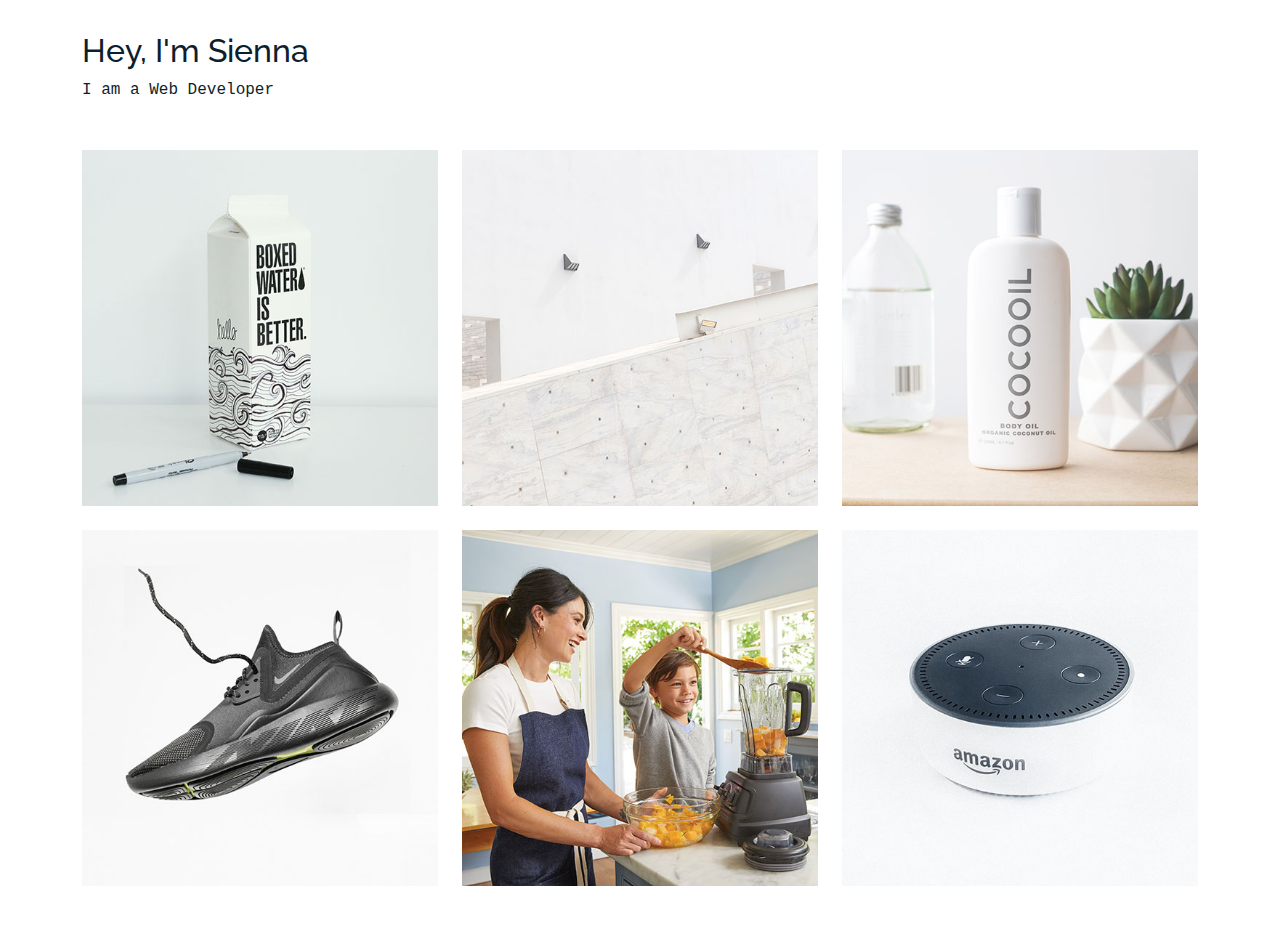
<file: index.html>
<!DOCTYPE html>
<html lang="en">

<head>
  <meta charset="utf-8">
  <meta content="width=device-width, initial-scale=1.0" name="viewport">

  <title>SWE Portfolio Website</title>
  <meta content="" name="description">
  <meta content="" name="keywords">

  <!-- Favicons -->
  <link href="assets/img/favicon.png" rel="icon">
  <link href="assets/img/apple-touch-icon.png" rel="apple-touch-icon">

  <!-- Google Fonts -->
  <link href="https://fonts.googleapis.com/css?family=https://fonts.googleapis.com/css?family=Inconsolata:400,500,600,700|Raleway:400,400i,500,500i,600,600i,700,700i" rel="stylesheet">

  <!-- Vendor CSS Files -->
  <link href="assets/vendor/aos/aos.css" rel="stylesheet">
  <link href="assets/vendor/bootstrap/css/bootstrap.min.css" rel="stylesheet">
  <link href="assets/vendor/bootstrap-icons/bootstrap-icons.css" rel="stylesheet">
  <link href="assets/vendor/swiper/swiper-bundle.min.css" rel="stylesheet">

  <!-- Template Main CSS File -->
  <link href="assets/css/style.css" rel="stylesheet">

  <!-- =======================================================
  * Template Name: MyPortfolio
  * Updated: Sep 18 2023 with Bootstrap v5.3.2
  * Template URL: https://bootstrapmade.com/myportfolio-bootstrap-portfolio-website-template/
  * Author: BootstrapMade.com
  * License: https://bootstrapmade.com/license/
  ======================================================== -->
</head>

<body>
  <main id="main">

    <!-- ======= Works Section ======= -->
    <section class="section site-portfolio">
      <div class="container">
        <div class="row mb-5 align-items-center">
          <div class="col-md-12 col-lg-6 mb-4 mb-lg-0 aos-init aos-animate" data-aos="fade-up">
            <h2 id="name">Hey, I'm Placeholder</h2>
            <p id='profession' class="mb-0">Freelance Creative &amp; Professional Graphics Designer</p>
          </div>
        </div>
        <div id="portfolio-grid" class="row no-gutter" data-aos="fade-up" data-aos-delay="200">
          <div class="item web col-sm-6 col-md-4 col-lg-4 mb-4">
            <a href="work-single.html" class="item-wrap fancybox">
              <div class="work-info">
                <h3 id="project1">project</h3>
              </div>
              <img class="img-fluid" src="assets/img/img_1.jpg">
            </a>
          </div>
          <div class="item photography col-sm-6 col-md-4 col-lg-4 mb-4">
            <a href="work-single2.html" class="item-wrap fancybox">
              <div class="work-info">
                <h3 id="project2">project</h3>
              </div>
              <img class="img-fluid" src="assets/img/img_2.jpg">
            </a>
          </div>
          <div class="item branding col-sm-6 col-md-4 col-lg-4 mb-4">
            <a href="work-single3.html" class="item-wrap fancybox">
              <div class="work-info">
                <h3 id="project3">project</h3>
              </div>
              <img class="img-fluid" src="assets/img/img_3.jpg">
            </a>
          </div>
          <div class="item design col-sm-6 col-md-4 col-lg-4 mb-4">
            <a href="work-single4.html" class="item-wrap fancybox">
              <div class="work-info">
                <h3 id="project4">project</h3>
              </div>
              <img class="img-fluid" src="assets/img/img_4.jpg">
            </a>
          </div>
          <div class="item photography col-sm-6 col-md-4 col-lg-4 mb-4">
            <a href="work-single5.html" class="item-wrap fancybox">
              <div class="work-info">
                <h3 id="project5">project</h3>
              </div>
              <img class="img-fluid" src="assets/img/img_5.jpg">
            </a>
          </div>
          <div class="item branding col-sm-6 col-md-4 col-lg-4 mb-4">
            <a href="work-single6.html" class="item-wrap fancybox">
              <div class="work-info">
                <h3 id="project6">project</h3>
              </div>
              <img class="img-fluid" src="assets/img/img_6.jpg">
            </a>
          </div>
        </div>
      </div>
    </section><!-- End  Works Section -->
  </main><!-- End #main -->


  <!-- Vendor JS Files -->
  <script src="assets/vendor/aos/aos.js"></script>
  <script src="assets/vendor/bootstrap/js/bootstrap.bundle.min.js"></script>
  <script src="assets/vendor/isotope-layout/isotope.pkgd.min.js"></script>
  <script src="assets/vendor/swiper/swiper-bundle.min.js"></script>
  <script src="assets/vendor/php-email-form/validate.js"></script>

  <!-- Template Main JS File -->
  <script src="assets/js/main.js"></script>
  <script src="input.js"></script>

</body>

</html>
</file>
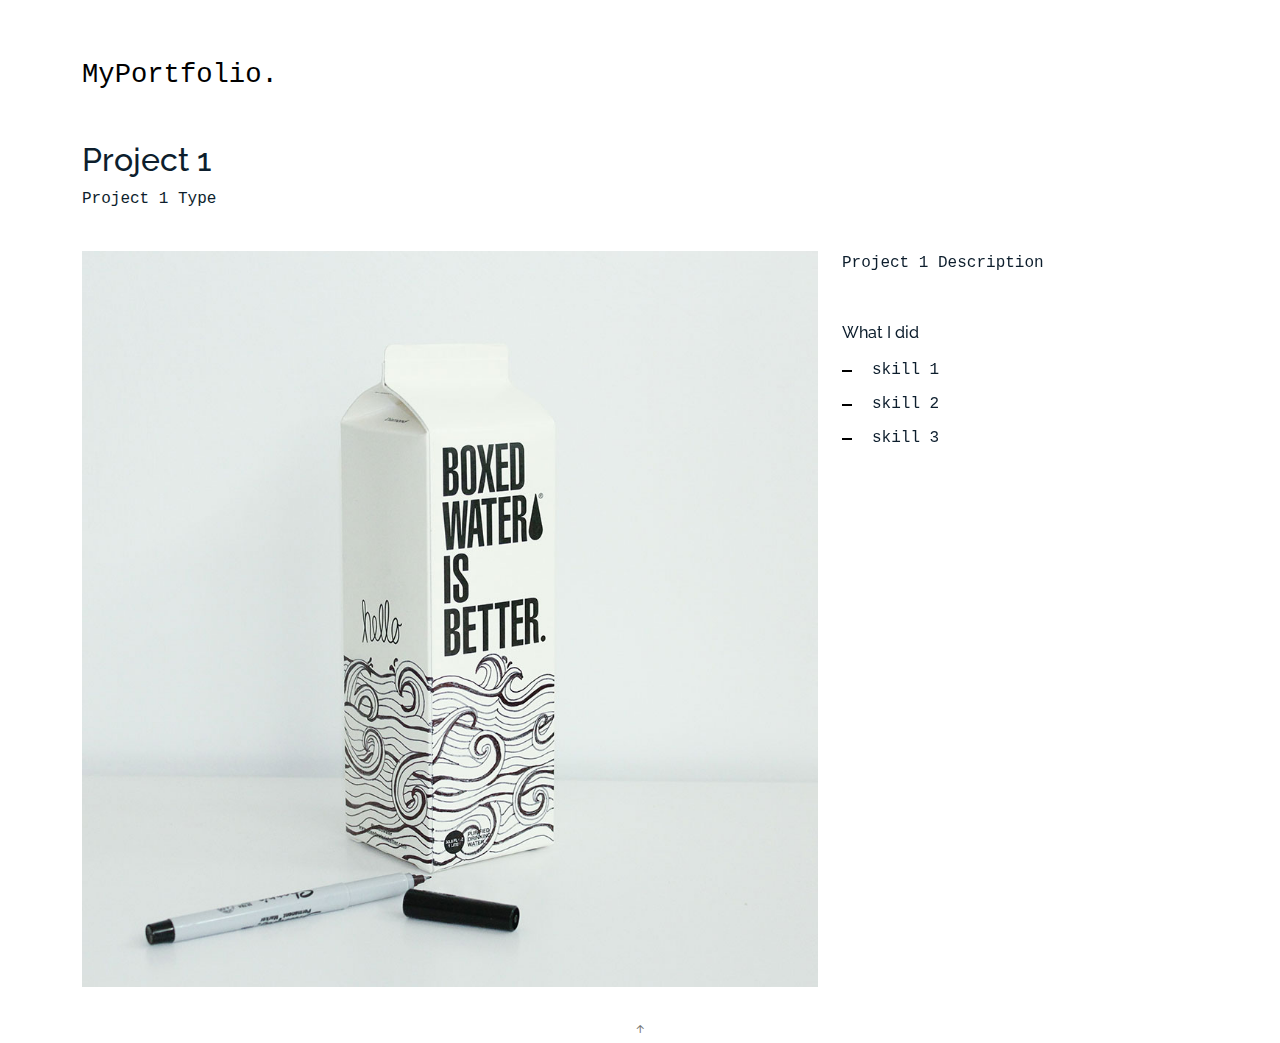
<file: work-single.html>
<!DOCTYPE html>
<html lang="en">

<head>
  <meta charset="utf-8">
  <meta content="width=device-width, initial-scale=1.0" name="viewport">

  <title>MyPortfolio Bootstrap Template - Work Single</title>
  <meta content="" name="description">
  <meta content="" name="keywords">

  <!-- Favicons -->
  <link href="assets/img/favicon.png" rel="icon">
  <link href="assets/img/apple-touch-icon.png" rel="apple-touch-icon">

  <!-- Google Fonts -->
  <link href="https://fonts.googleapis.com/css?family=https://fonts.googleapis.com/css?family=Inconsolata:400,500,600,700|Raleway:400,400i,500,500i,600,600i,700,700i" rel="stylesheet">

  <!-- Vendor CSS Files -->
  <link href="assets/vendor/aos/aos.css" rel="stylesheet">
  <link href="assets/vendor/bootstrap/css/bootstrap.min.css" rel="stylesheet">
  <link href="assets/vendor/bootstrap-icons/bootstrap-icons.css" rel="stylesheet">
  <link href="assets/vendor/swiper/swiper-bundle.min.css" rel="stylesheet">

  <!-- Template Main CSS File -->
  <link href="assets/css/style.css" rel="stylesheet">

  <!-- =======================================================
  * Template Name: MyPortfolio
  * Updated: Sep 18 2023 with Bootstrap v5.3.2
  * Template URL: https://bootstrapmade.com/myportfolio-bootstrap-portfolio-website-template/
  * Author: BootstrapMade.com
  * License: https://bootstrapmade.com/license/
  ======================================================== -->
</head>

<body>
  <nav class="navbar navbar-light custom-navbar">
    <div class="container">
      <a class="navbar-brand" href="index.html">MyPortfolio.</a>
    </div>
  </nav>

  <main id="main">
    <section class="section">
      <div class="container">
        <div class="row mb-4 align-items-center">
          <div class="col-md-6" data-aos="fade-up">
            <h2 id="projectName">Work Single Page</h2>
            <p id="typeOfProject">Lorem ipsum dolor sit amet consectetur adipisicing elit. Quisquam necessitatibus incidunt ut officiis explicabo inventore.</p>
          </div>
        </div>
      </div>

      <div class="site-section pb-0">
        <div class="container">
          <div class="row align-items-stretch">
            <div class="col-md-8" data-aos="fade-up">
              <img src="assets/img/img_1_big.jpg" alt="Image" class="img-fluid">
            </div>
            <div class="col-md-3 ml-auto" data-aos="fade-up" data-aos-delay="100">
              <div class="sticky-content">

                <div class="mb-5">
                  <p id="description">Lorem ipsum dolor sit amet, consectetur adipisicing elit. Dolores illo, id recusandae molestias
                    illum unde pariatur, enim tempora.</p>

                </div>

                <h4 id="whatIDid" class="h4 mb-3">What I did</h4>
                <ul id="skill" class="list-unstyled list-line mb-5">
                </ul>

              </div>
            </div>
          </div>
        </div>
  </main><!-- End #main -->
 

  <a href="#" class="back-to-top d-flex align-items-center justify-content-center"><i class="bi bi-arrow-up-short"></i></a>

  <!-- Vendor JS Files -->
  <script src="assets/vendor/aos/aos.js"></script>
  <script src="assets/vendor/bootstrap/js/bootstrap.bundle.min.js"></script>
  <script src="assets/vendor/isotope-layout/isotope.pkgd.min.js"></script>
  <script src="assets/vendor/swiper/swiper-bundle.min.js"></script>
  <script src="assets/vendor/php-email-form/validate.js"></script>
  <script src="Profolio.js"></script>
  <!-- Template Main JS File -->
  <script src="assets/js/main.js"></script>

</body>

</html>
</file>
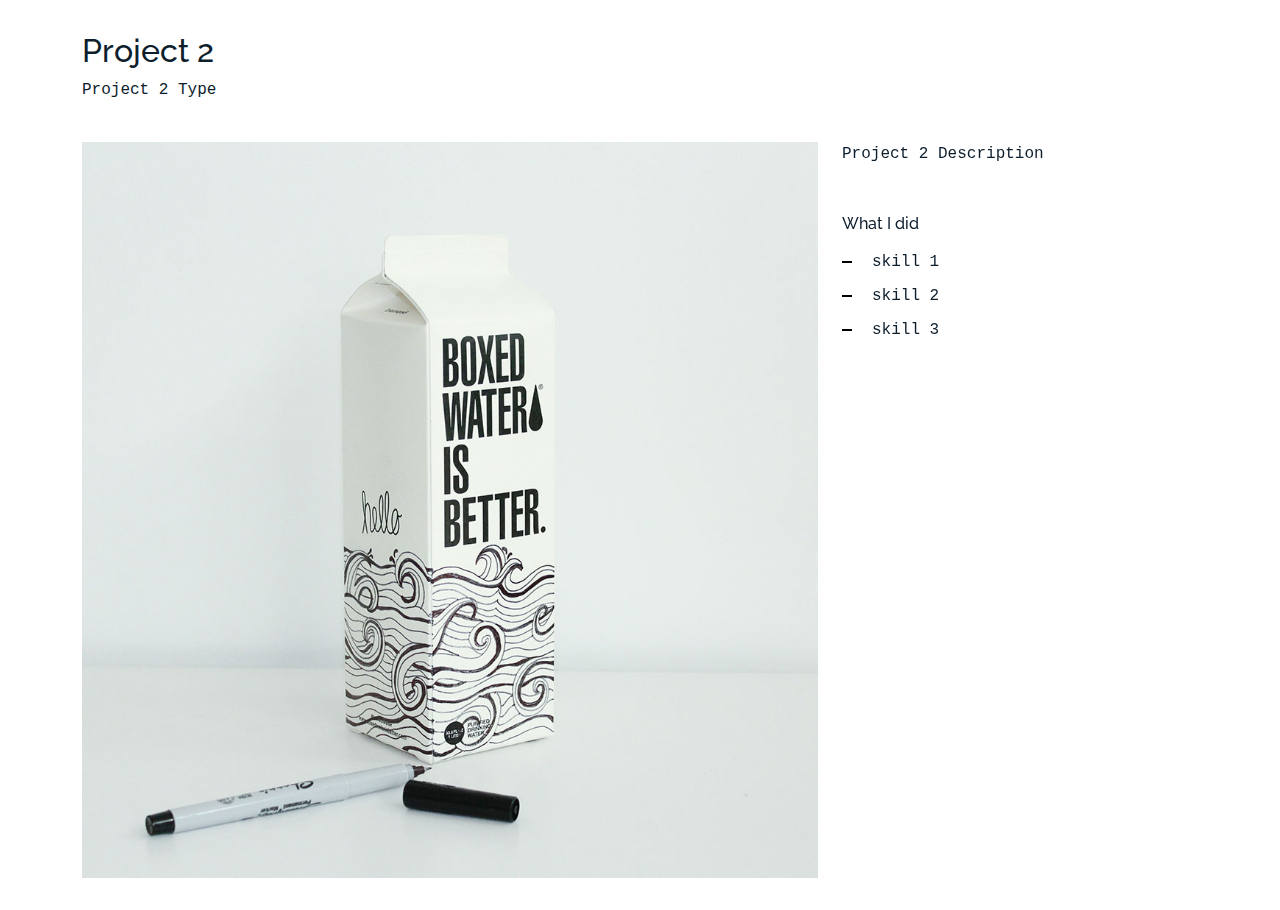
<file: work-single2.html>
<!DOCTYPE html>
<html lang="en">

<head>
  <meta charset="utf-8">
  <meta content="width=device-width, initial-scale=1.0" name="viewport">

  <meta content="" name="description">
  <meta content="" name="keywords">

  <!-- Favicons -->
  <link href="assets/img/favicon.png" rel="icon">
  <link href="assets/img/apple-touch-icon.png" rel="apple-touch-icon">

  <!-- Google Fonts -->
  <link href="https://fonts.googleapis.com/css?family=https://fonts.googleapis.com/css?family=Inconsolata:400,500,600,700|Raleway:400,400i,500,500i,600,600i,700,700i" rel="stylesheet">

  <!-- Vendor CSS Files -->
  <link href="assets/vendor/aos/aos.css" rel="stylesheet">
  <link href="assets/vendor/bootstrap/css/bootstrap.min.css" rel="stylesheet">
  <link href="assets/vendor/bootstrap-icons/bootstrap-icons.css" rel="stylesheet">
  <link href="assets/vendor/swiper/swiper-bundle.min.css" rel="stylesheet">

  <!-- Template Main CSS File -->
  <link href="assets/css/style.css" rel="stylesheet">

  <!-- =======================================================
  * Template Name: MyPortfolio
  * Updated: Sep 18 2023 with Bootstrap v5.3.2
  * Template URL: https://bootstrapmade.com/myportfolio-bootstrap-portfolio-website-template/
  * Author: BootstrapMade.com
  * License: https://bootstrapmade.com/license/
  ======================================================== -->
</head>

<body>

  <main id="main">
    <section class="section">
      <div class="container">
        <div class="row mb-4 align-items-center">
          <div class="col-md-6" data-aos="fade-up">
            <h2 id="projectName">Work Single Page</h2>
            <p id="typeOfProject">Lorem ipsum dolor sit amet consectetur adipisicing elit. Quisquam necessitatibus incidunt ut officiis explicabo inventore.</p>
          </div>
        </div>
      </div>

      <div class="site-section pb-0">
        <div class="container">
          <div class="row align-items-stretch">
            <div class="col-md-8" data-aos="fade-up">
              <img src="assets/img/img_2_big.jpg" alt="Image" class="img-fluid">
            </div>
            <div class="col-md-3 ml-auto" data-aos="fade-up" data-aos-delay="100">
              <div class="sticky-content">

                <div class="mb-5">
                  <p id="description">Lorem ipsum dolor sit amet, consectetur adipisicing elit. Dolores illo, id recusandae molestias
                    illum unde pariatur, enim tempora.</p>

                </div>

                <h4 id="whatIDid" class="h4 mb-3">What I did</h4>
                <ul id="skill" class="list-unstyled list-line mb-5">
                </ul>

              </div>
            </div>
          </div>
        </div>
  </main><!-- End #main -->
 


  <!-- Vendor JS Files -->
  <script src="assets/vendor/aos/aos.js"></script>
  <script src="assets/vendor/bootstrap/js/bootstrap.bundle.min.js"></script>
  <script src="assets/vendor/isotope-layout/isotope.pkgd.min.js"></script>
  <script src="assets/vendor/swiper/swiper-bundle.min.js"></script>
  <script src="assets/vendor/php-email-form/validate.js"></script>
  <script src="Profolio2.js"></script>
  <!-- Template Main JS File -->
  <script src="assets/js/main.js"></script>

</body>

</html>
</file>
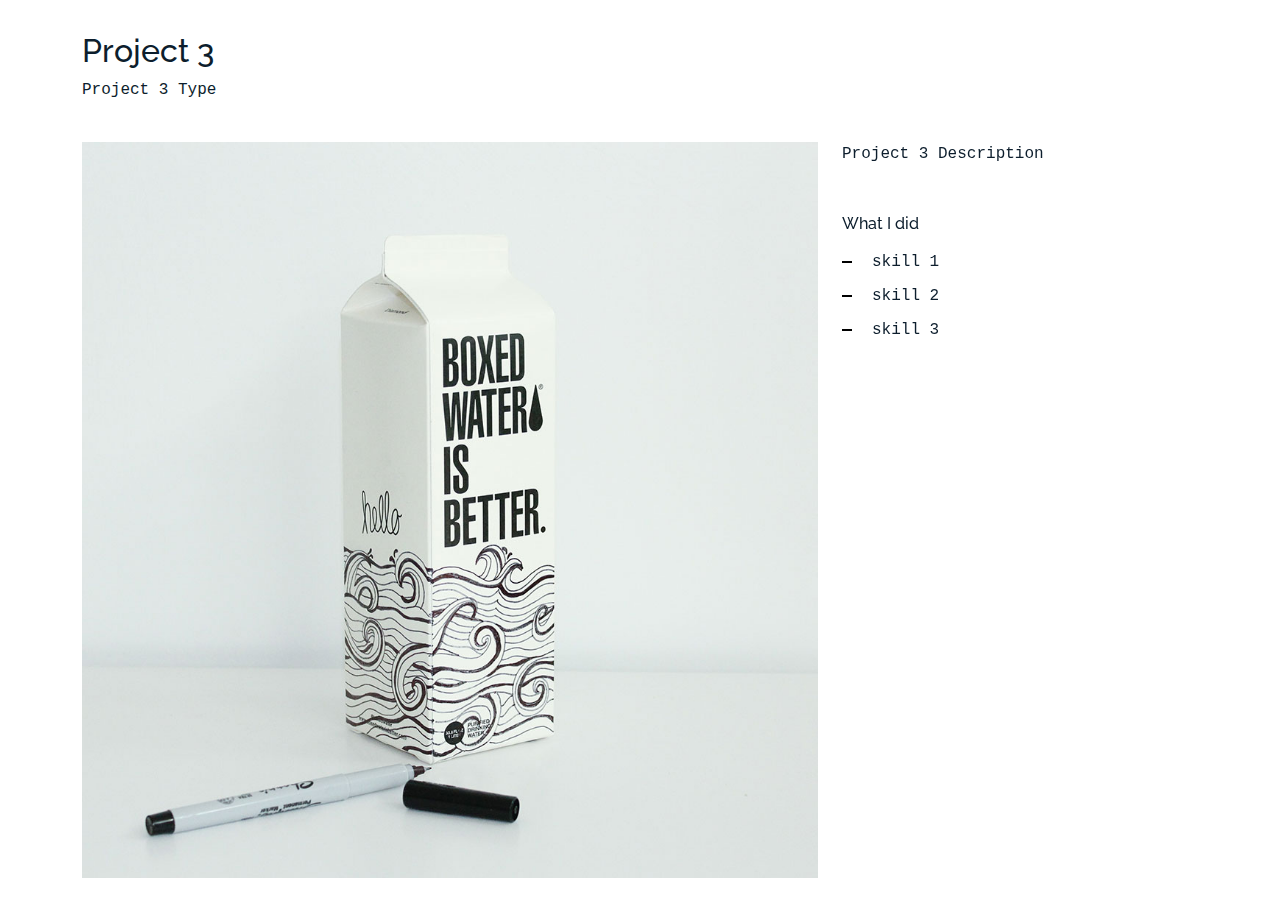
<file: work-single3.html>
<!DOCTYPE html>
<html lang="en">

<head>
  <meta charset="utf-8">
  <meta content="width=device-width, initial-scale=1.0" name="viewport">

  <meta content="" name="description">
  <meta content="" name="keywords">

  <!-- Favicons -->
  <link href="assets/img/favicon.png" rel="icon">
  <link href="assets/img/apple-touch-icon.png" rel="apple-touch-icon">

  <!-- Google Fonts -->
  <link href="https://fonts.googleapis.com/css?family=https://fonts.googleapis.com/css?family=Inconsolata:400,500,600,700|Raleway:400,400i,500,500i,600,600i,700,700i" rel="stylesheet">

  <!-- Vendor CSS Files -->
  <link href="assets/vendor/aos/aos.css" rel="stylesheet">
  <link href="assets/vendor/bootstrap/css/bootstrap.min.css" rel="stylesheet">
  <link href="assets/vendor/bootstrap-icons/bootstrap-icons.css" rel="stylesheet">
  <link href="assets/vendor/swiper/swiper-bundle.min.css" rel="stylesheet">

  <!-- Template Main CSS File -->
  <link href="assets/css/style.css" rel="stylesheet">

  <!-- =======================================================
  * Template Name: MyPortfolio
  * Updated: Sep 18 2023 with Bootstrap v5.3.2
  * Template URL: https://bootstrapmade.com/myportfolio-bootstrap-portfolio-website-template/
  * Author: BootstrapMade.com
  * License: https://bootstrapmade.com/license/
  ======================================================== -->
</head>

<body>

  <main id="main">
    <section class="section">
      <div class="container">
        <div class="row mb-4 align-items-center">
          <div class="col-md-6" data-aos="fade-up">
            <h2 id="projectName">Work Single Page</h2>
            <p id="typeOfProject">Lorem ipsum dolor sit amet consectetur adipisicing elit. Quisquam necessitatibus incidunt ut officiis explicabo inventore.</p>
          </div>
        </div>
      </div>

      <div class="site-section pb-0">
        <div class="container">
          <div class="row align-items-stretch">
            <div class="col-md-8" data-aos="fade-up">
              <img src="assets/img/img_3_big.jpg" alt="Image" class="img-fluid">
            </div>
            <div class="col-md-3 ml-auto" data-aos="fade-up" data-aos-delay="100">
              <div class="sticky-content">

                <div class="mb-5">
                  <p id="description">Lorem ipsum dolor sit amet, consectetur adipisicing elit. Dolores illo, id recusandae molestias
                    illum unde pariatur, enim tempora.</p>

                </div>

                <h4 id="whatIDid" class="h4 mb-3">What I did</h4>
                <ul id="skill" class="list-unstyled list-line mb-5">
                </ul>

              </div>
            </div>
          </div>
        </div>
  </main><!-- End #main -->
 


  <!-- Vendor JS Files -->
  <script src="assets/vendor/aos/aos.js"></script>
  <script src="assets/vendor/bootstrap/js/bootstrap.bundle.min.js"></script>
  <script src="assets/vendor/isotope-layout/isotope.pkgd.min.js"></script>
  <script src="assets/vendor/swiper/swiper-bundle.min.js"></script>
  <script src="assets/vendor/php-email-form/validate.js"></script>
  <script src="Profolio3.js"></script>
  <!-- Template Main JS File -->
  <script src="assets/js/main.js"></script>

</body>

</html>
</file>
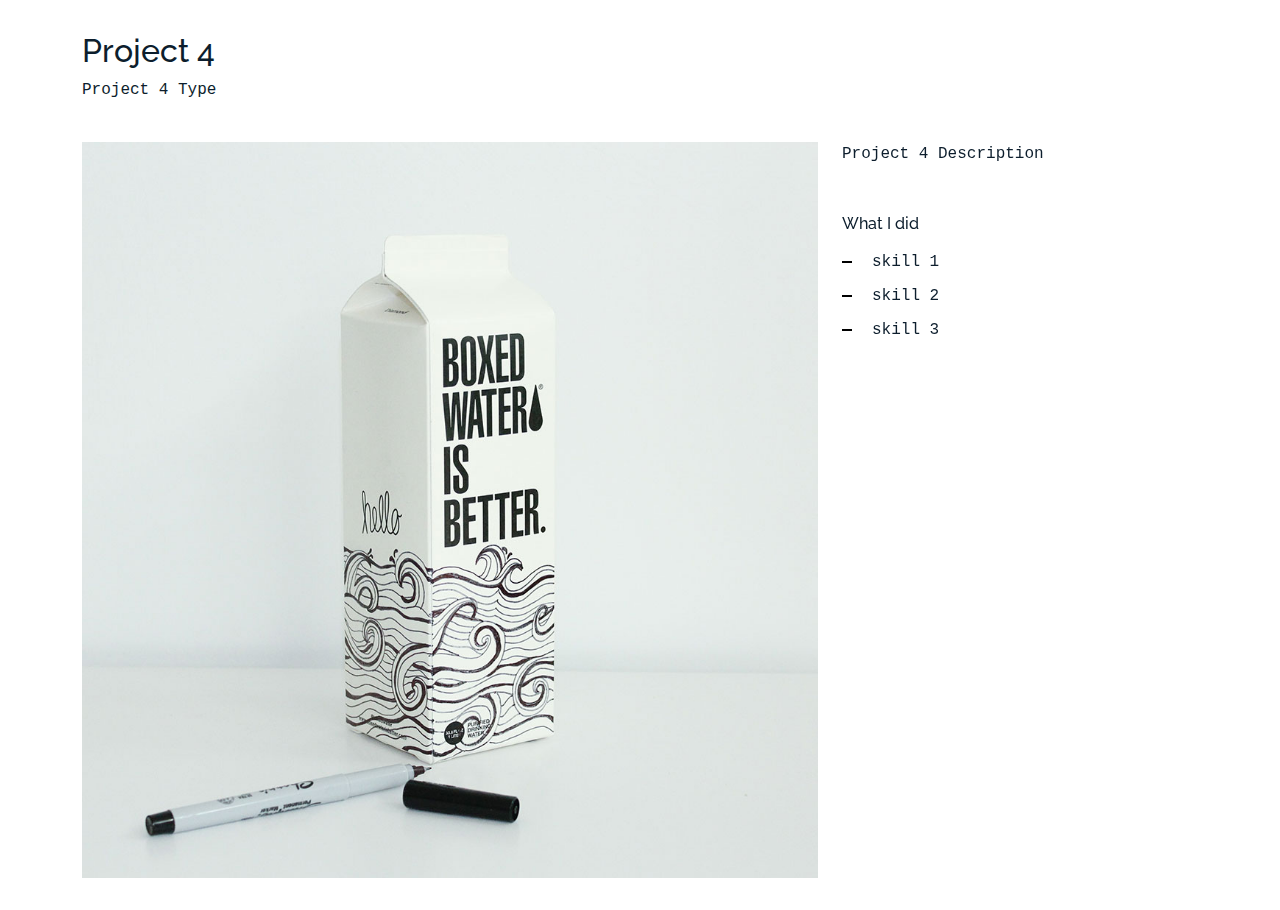
<file: work-single4.html>
<!DOCTYPE html>
<html lang="en">

<head>
  <meta charset="utf-8">
  <meta content="width=device-width, initial-scale=1.0" name="viewport">

  <title>MyPortfolio Bootstrap Template - Work Single</title>
  <meta content="" name="description">
  <meta content="" name="keywords">

  <!-- Favicons -->
  <link href="assets/img/favicon.png" rel="icon">
  <link href="assets/img/apple-touch-icon.png" rel="apple-touch-icon">

  <!-- Google Fonts -->
  <link href="https://fonts.googleapis.com/css?family=https://fonts.googleapis.com/css?family=Inconsolata:400,500,600,700|Raleway:400,400i,500,500i,600,600i,700,700i" rel="stylesheet">

  <!-- Vendor CSS Files -->
  <link href="assets/vendor/aos/aos.css" rel="stylesheet">
  <link href="assets/vendor/bootstrap/css/bootstrap.min.css" rel="stylesheet">
  <link href="assets/vendor/bootstrap-icons/bootstrap-icons.css" rel="stylesheet">
  <link href="assets/vendor/swiper/swiper-bundle.min.css" rel="stylesheet">

  <!-- Template Main CSS File -->
  <link href="assets/css/style.css" rel="stylesheet">

  <!-- =======================================================
  * Template Name: MyPortfolio
  * Updated: Sep 18 2023 with Bootstrap v5.3.2
  * Template URL: https://bootstrapmade.com/myportfolio-bootstrap-portfolio-website-template/
  * Author: BootstrapMade.com
  * License: https://bootstrapmade.com/license/
  ======================================================== -->
</head>

<body>

  <main id="main">
    <section class="section">
      <div class="container">
        <div class="row mb-4 align-items-center">
          <div class="col-md-6" data-aos="fade-up">
            <h2 id="projectName">Work Single Page</h2>
            <p id="typeOfProject">Lorem ipsum dolor sit amet consectetur adipisicing elit. Quisquam necessitatibus incidunt ut officiis explicabo inventore.</p>
          </div>
        </div>
      </div>

      <div class="site-section pb-0">
        <div class="container">
          <div class="row align-items-stretch">
            <div class="col-md-8" data-aos="fade-up">
              <img src="assets/img/img_4_big.jpg" alt="Image" class="img-fluid">
            </div>
            <div class="col-md-3 ml-auto" data-aos="fade-up" data-aos-delay="100">
              <div class="sticky-content">

                <div class="mb-5">
                  <p id="description">Lorem ipsum dolor sit amet, consectetur adipisicing elit. Dolores illo, id recusandae molestias
                    illum unde pariatur, enim tempora.</p>

                </div>

                <h4 id="whatIDid" class="h4 mb-3">What I did</h4>
                <ul id="skill" class="list-unstyled list-line mb-5">
                </ul>

              </div>
            </div>
          </div>
        </div>
  </main><!-- End #main -->
 


  <!-- Vendor JS Files -->
  <script src="assets/vendor/aos/aos.js"></script>
  <script src="assets/vendor/bootstrap/js/bootstrap.bundle.min.js"></script>
  <script src="assets/vendor/isotope-layout/isotope.pkgd.min.js"></script>
  <script src="assets/vendor/swiper/swiper-bundle.min.js"></script>
  <script src="assets/vendor/php-email-form/validate.js"></script>
  <script src="Profolio4.js"></script>
  <!-- Template Main JS File -->
  <script src="assets/js/main.js"></script>

</body>

</html>
</file>
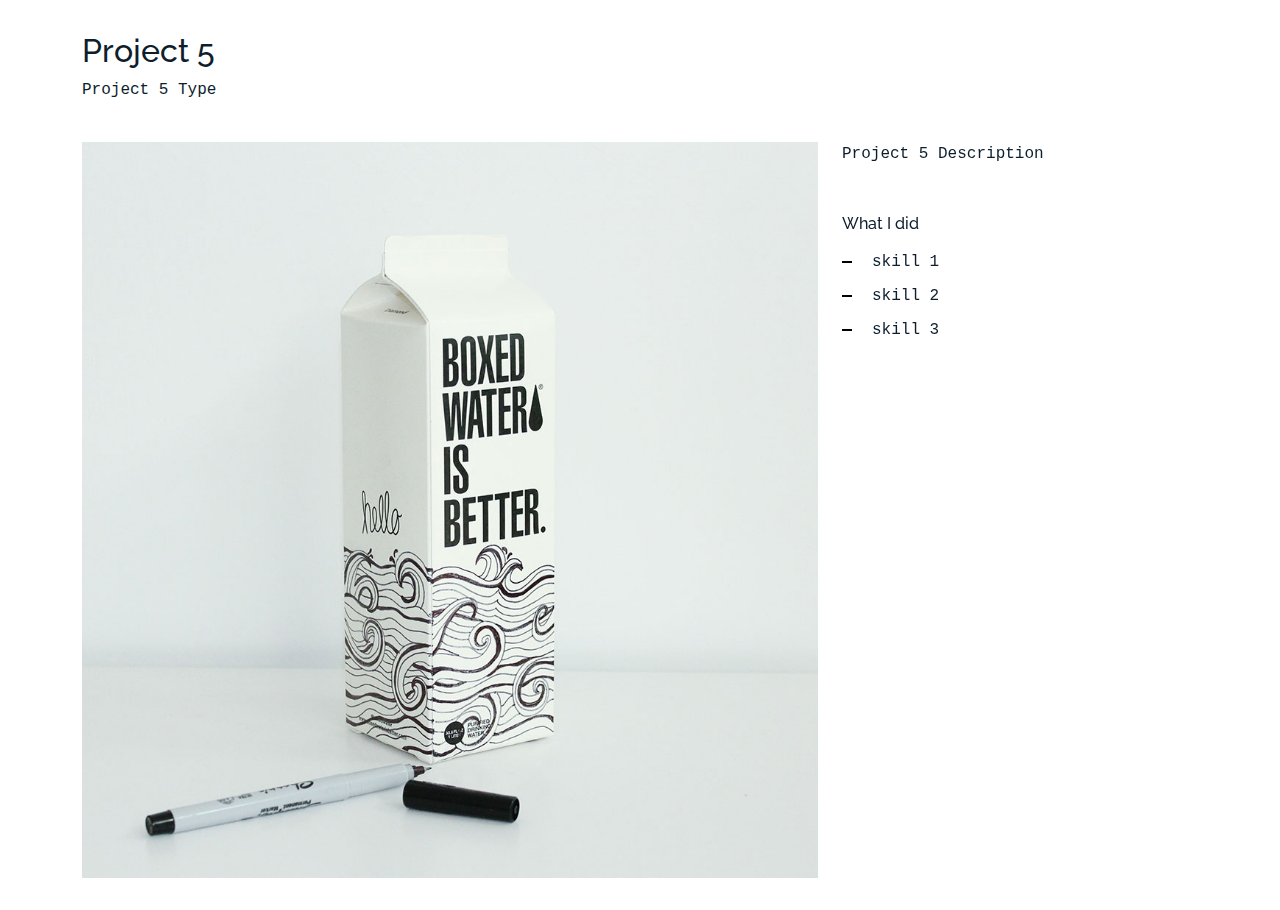
<file: work-single5.html>
<!DOCTYPE html>
<html lang="en">

<head>
  <meta charset="utf-8">
  <meta content="width=device-width, initial-scale=1.0" name="viewport">

  <title>MyPortfolio Bootstrap Template - Work Single</title>
  <meta content="" name="description">
  <meta content="" name="keywords">

  <!-- Favicons -->
  <link href="assets/img/favicon.png" rel="icon">
  <link href="assets/img/apple-touch-icon.png" rel="apple-touch-icon">

  <!-- Google Fonts -->
  <link href="https://fonts.googleapis.com/css?family=https://fonts.googleapis.com/css?family=Inconsolata:400,500,600,700|Raleway:400,400i,500,500i,600,600i,700,700i" rel="stylesheet">

  <!-- Vendor CSS Files -->
  <link href="assets/vendor/aos/aos.css" rel="stylesheet">
  <link href="assets/vendor/bootstrap/css/bootstrap.min.css" rel="stylesheet">
  <link href="assets/vendor/bootstrap-icons/bootstrap-icons.css" rel="stylesheet">
  <link href="assets/vendor/swiper/swiper-bundle.min.css" rel="stylesheet">

  <!-- Template Main CSS File -->
  <link href="assets/css/style.css" rel="stylesheet">

  <!-- =======================================================
  * Template Name: MyPortfolio
  * Updated: Sep 18 2023 with Bootstrap v5.3.2
  * Template URL: https://bootstrapmade.com/myportfolio-bootstrap-portfolio-website-template/
  * Author: BootstrapMade.com
  * License: https://bootstrapmade.com/license/
  ======================================================== -->
</head>

<body>

  <main id="main">
    <section class="section">
      <div class="container">
        <div class="row mb-4 align-items-center">
          <div class="col-md-6" data-aos="fade-up">
            <h2 id="projectName">Work Single Page</h2>
            <p id="typeOfProject">Lorem ipsum dolor sit amet consectetur adipisicing elit. Quisquam necessitatibus incidunt ut officiis explicabo inventore.</p>
          </div>
        </div>
      </div>

      <div class="site-section pb-0">
        <div class="container">
          <div class="row align-items-stretch">
            <div class="col-md-8" data-aos="fade-up">
              <img src="assets/img/img_5_big.jpg" alt="Image" class="img-fluid">
            </div>
            <div class="col-md-3 ml-auto" data-aos="fade-up" data-aos-delay="100">
              <div class="sticky-content">

                <div class="mb-5">
                  <p id="description">Lorem ipsum dolor sit amet, consectetur adipisicing elit. Dolores illo, id recusandae molestias
                    illum unde pariatur, enim tempora.</p>

                </div>

                <h4 id="whatIDid" class="h4 mb-3">What I did</h4>
                <ul id="skill" class="list-unstyled list-line mb-5">
                </ul>

              </div>
            </div>
          </div>
        </div>
  </main><!-- End #main -->
 


  <!-- Vendor JS Files -->
  <script src="assets/vendor/aos/aos.js"></script>
  <script src="assets/vendor/bootstrap/js/bootstrap.bundle.min.js"></script>
  <script src="assets/vendor/isotope-layout/isotope.pkgd.min.js"></script>
  <script src="assets/vendor/swiper/swiper-bundle.min.js"></script>
  <script src="assets/vendor/php-email-form/validate.js"></script>
  <script src="Profolio5.js"></script>
  <!-- Template Main JS File -->
  <script src="assets/js/main.js"></script>

</body>

</html>
</file>
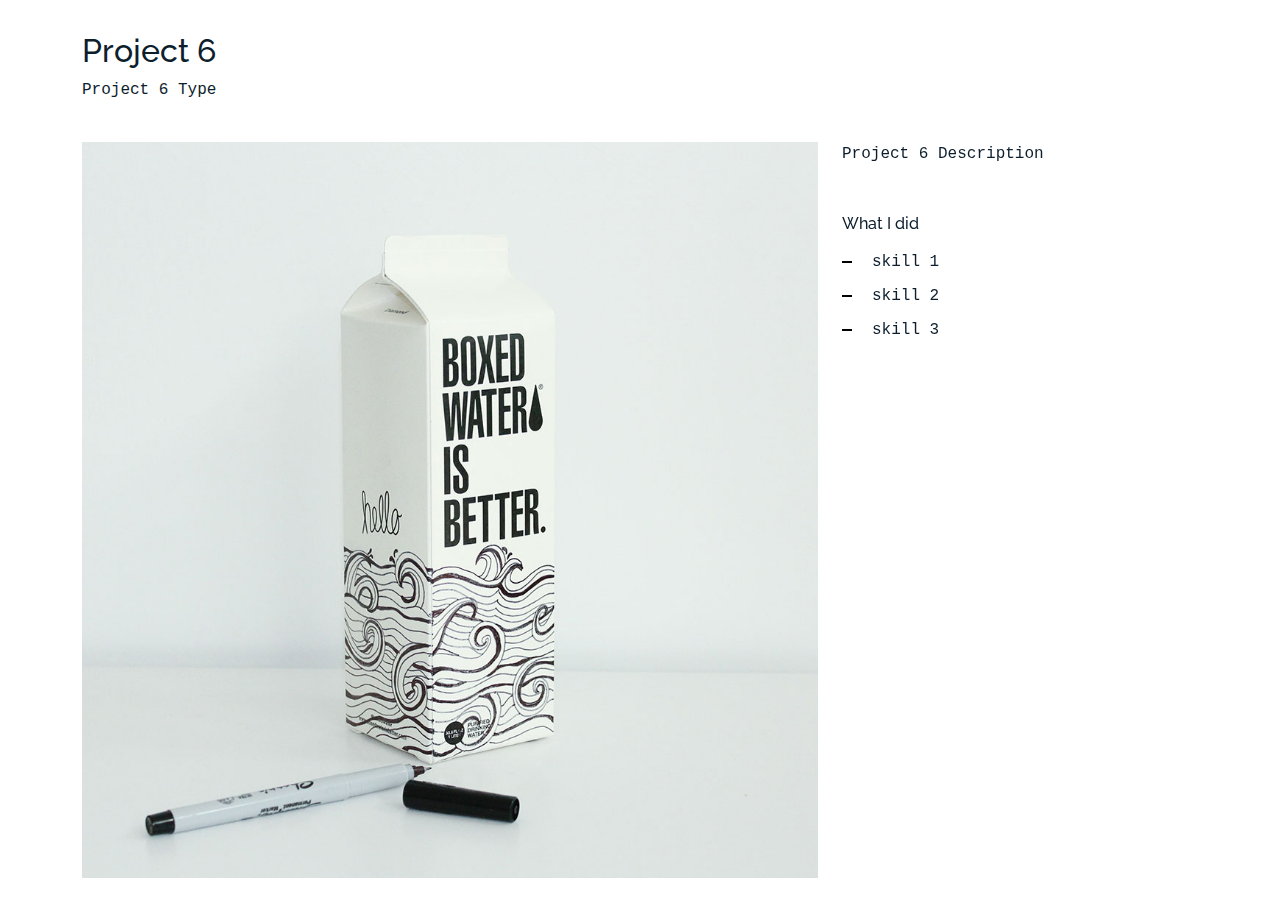
<file: work-single6.html>
<!DOCTYPE html>
<html lang="en">

<head>
  <meta charset="utf-8">
  <meta content="width=device-width, initial-scale=1.0" name="viewport">

  <title>MyPortfolio Bootstrap Template - Work Single</title>
  <meta content="" name="description">
  <meta content="" name="keywords">

  <!-- Favicons -->
  <link href="assets/img/favicon.png" rel="icon">
  <link href="assets/img/apple-touch-icon.png" rel="apple-touch-icon">

  <!-- Google Fonts -->
  <link href="https://fonts.googleapis.com/css?family=https://fonts.googleapis.com/css?family=Inconsolata:400,500,600,700|Raleway:400,400i,500,500i,600,600i,700,700i" rel="stylesheet">

  <!-- Vendor CSS Files -->
  <link href="assets/vendor/aos/aos.css" rel="stylesheet">
  <link href="assets/vendor/bootstrap/css/bootstrap.min.css" rel="stylesheet">
  <link href="assets/vendor/bootstrap-icons/bootstrap-icons.css" rel="stylesheet">
  <link href="assets/vendor/swiper/swiper-bundle.min.css" rel="stylesheet">

  <!-- Template Main CSS File -->
  <link href="assets/css/style.css" rel="stylesheet">

  <!-- =======================================================
  * Template Name: MyPortfolio
  * Updated: Sep 18 2023 with Bootstrap v5.3.2
  * Template URL: https://bootstrapmade.com/myportfolio-bootstrap-portfolio-website-template/
  * Author: BootstrapMade.com
  * License: https://bootstrapmade.com/license/
  ======================================================== -->
</head>

<body>

  <main id="main">
    <section class="section">
      <div class="container">
        <div class="row mb-4 align-items-center">
          <div class="col-md-6" data-aos="fade-up">
            <h2 id="projectName">Work Single Page</h2>
            <p id="typeOfProject">Lorem ipsum dolor sit amet consectetur adipisicing elit. Quisquam necessitatibus incidunt ut officiis explicabo inventore.</p>
          </div>
        </div>
      </div>

      <div class="site-section pb-0">
        <div class="container">
          <div class="row align-items-stretch">
            <div class="col-md-8" data-aos="fade-up">
              <img src="assets/img/img_6_big.jpg" alt="Image" class="img-fluid">
            </div>
            <div class="col-md-3 ml-auto" data-aos="fade-up" data-aos-delay="100">
              <div class="sticky-content">

                <div class="mb-5">
                  <p id="description">Lorem ipsum dolor sit amet, consectetur adipisicing elit. Dolores illo, id recusandae molestias
                    illum unde pariatur, enim tempora.</p>

                </div>

                <h4 id="whatIDid" class="h4 mb-3">What I did</h4>
                <ul id="skill" class="list-unstyled list-line mb-5">
                </ul>

              </div>
            </div>
          </div>
        </div>
  </main><!-- End #main -->
 


  <!-- Vendor JS Files -->
  <script src="assets/vendor/aos/aos.js"></script>
  <script src="assets/vendor/bootstrap/js/bootstrap.bundle.min.js"></script>
  <script src="assets/vendor/isotope-layout/isotope.pkgd.min.js"></script>
  <script src="assets/vendor/swiper/swiper-bundle.min.js"></script>
  <script src="assets/vendor/php-email-form/validate.js"></script>
  <script src="Profolio6.js"></script>
  <!-- Template Main JS File -->
  <script src="assets/js/main.js"></script>

</body>

</html>
</file>
<file: assets/css/style.css>
/**
* Template Name: MyPortfolio
* Updated: Sep 18 2023 with Bootstrap v5.3.2
* Template URL: https://bootstrapmade.com/myportfolio-bootstrap-portfolio-website-template/
* Author: BootstrapMade.com
* License: https://bootstrapmade.com/license/
*/

/*--------------------------------------------------------------
# General
--------------------------------------------------------------*/
body {
  font-family: "Inconsolata", monospace;
  color: #0d1e2d;
  margin-bottom: 0;
}

a {
  color: #777;
  text-decoration: none;
}

a:hover {
  color: #000;
}

h1,
h2,
h3,
h4,
h5,
h6,
.font-heading {
  font-family: "Raleway", sans-serif;
}

.section {
  padding: 2rem 0;
}

.filters a {
  text-decoration: none;
  color: #000;
  display: inline-block;
  padding-left: 10px;
  padding-right: 10px;
  position: relative;
}

.filters a:hover,
.filters a:focus,
.filters a:active {
  text-decoration: none;
}

.filters a:hover:before {
  content: "";
  position: absolute;
  left: 10px;
  right: 10px;
  bottom: 0;
  height: 1px;
  background-color: #000;
}

.filters a.active {
  color: #000;
}

.filters a.active:before {
  content: "";
  position: absolute;
  left: 10px;
  right: 10px;
  bottom: 0;
  height: 1px;
  background-color: #000;
}

.item {
  border: none;
  margin-bottom: 30px;
}

.item .item-wrap {
  display: block;
  position: relative;
  overflow: hidden;
}

.item .item-wrap:after {
  z-index: 2;
  position: absolute;
  content: "";
  top: 0;
  left: 0;
  right: 0;
  bottom: 0;
  background: rgba(0, 0, 0, 0.4);
  visibility: hidden;
  opacity: 0;
  transition: 0.3s all ease-in-out;
}

.item .item-wrap img {
  transition: 0.3s transform ease;
  transform: scale(1);
}

.item .item-wrap>.work-info {
  position: absolute;
  top: 50%;
  width: 100%;
  text-align: center;
  z-index: 3;
  transform: translateY(-50%);
  color: #fff;
  opacity: 0;
  visibility: hidden;
  margin-top: 20px;
  transition: 0.3s all ease;
}

.item .item-wrap>.work-info h3 {
  font-size: 20px;
  margin-bottom: 0;
}

.item .item-wrap>.work-info span {
  font-size: 14px;
  text-transform: uppercase;
  letter-spacing: 0.2rem;
}

.item .item-wrap:hover {
  text-decoration: none;
}

.item .item-wrap:hover img {
  transform: scale(1.05);
}

.item .item-wrap:hover:after {
  opacity: 1;
  visibility: visible;
}

.item .item-wrap:hover .work-info {
  margin-top: 0px;
  opacity: 1;
  visibility: visible;
}

.testimonial-wrap {
  padding: 50px 50px 80px 50px;
  background: #eceff2;
}

.testimonial-wrap .testimonial {
  text-align: center;
  max-width: 500px;
  margin: 0 auto;
}

.testimonial-wrap .testimonial img {
  border-radius: 50%;
  width: 120px;
  margin: 0 auto 30px auto;
}

.testimonial-wrap .testimonial blockquote p {
  font-size: 20px;
}

.h3 {
  font-size: 20px;
}

.h4 {
  font-size: 16px;
}

.heading {
  font-size: 28px;
}

.readmore {
  display: inline-block;
  border: 1px solid #000;
  padding: 10px 15px;
  font-size: 12px;
  text-transform: uppercase;
  color: #000;
  transition: 0.2s all ease;
  font-weight: 700;
}

.readmore:active,
.readmore:focus,
.readmore:hover {
  outline: none;
}

.readmore:hover {
  color: #fff;
  text-decoration: none;
  background: #000;
}

.testimonials-slider .swiper-pagination {
  margin-top: -60px;
  position: relative;
}

.testimonials-slider .swiper-pagination .swiper-pagination-bullet {
  width: 12px;
  height: 12px;
  background-color: rgba(13, 30, 45, 0.3);
  opacity: 1;
}

.testimonials-slider .swiper-pagination .swiper-pagination-bullet-active {
  background-color: rgba(13, 30, 45, 0.6);
}

.sticky-content {
  position: sticky;
  position: -webkit-sticky;
  top: 0;
  /* required */
}

.list-line li {
  margin-bottom: 10px;
  position: relative;
  padding-left: 30px;
}

.list-line li:before {
  content: "";
  position: absolute;
  left: 0;
  top: 0.7rem;
  width: 10px;
  height: 2px;
  background: #000;
}

.form-control {
  border-radius: 0;
  background: #f8f9fa;
  border: 1px solid transparent;
  padding-top: 10px !important;
  padding-bottom: 10px !important;
}

.form-control:active,
.form-control:focus {
  background: #eff1f4;
  outline: none;
  box-shadow: none;
  border: 1px solid transparent;
}

.custom-progress {
  height: 7px;
  border-radius: 0;
}

.custom-progress .progress-bar {
  background: #000;
}

/* Services */
.services i {
  font-size: 40px;
}

.services h4 {
  padding-top: 10px;
}

/* Contact Form */
.php-email-form .error-message {
  display: none;
  color: #fff;
  background: #ed3c0d;
  text-align: left;
  padding: 15px;
  font-weight: 600;
}

.php-email-form .error-message br+br {
  margin-top: 25px;
}

.php-email-form .sent-message {
  display: none;
  color: #fff;
  background: #18d26e;
  text-align: center;
  padding: 15px;
  font-weight: 600;
}

.php-email-form .loading {
  display: none;
  background: #fff;
  text-align: center;
  padding: 15px;
}

.php-email-form .loading:before {
  content: "";
  display: inline-block;
  border-radius: 50%;
  width: 24px;
  height: 24px;
  margin: 0 10px -6px 0;
  border: 3px solid #18d26e;
  border-top-color: #eee;
  animation: animate-loading 1s linear infinite;
}

@keyframes animate-loading {
  0% {
    transform: rotate(0deg);
  }

  100% {
    transform: rotate(360deg);
  }
}

/*--------------------------------------------------------------
# Header
--------------------------------------------------------------*/
/* Custom Navmenu */
.custom-navmenu {
  background: #0d1e2d;
}

.custom-navmenu .custom-menu,
.custom-navmenu .custom-menu li {
  padding: 0;
  margin: 0;
  list-style: none;
}

.custom-navmenu .custom-menu li {
  margin-bottom: 0;
  font-size: 20px;
}

.custom-navmenu .custom-menu li a {
  color: #fff;
  padding: 10px 0 !important;
}

.custom-navmenu .custom-menu li a:hover {
  text-decoration: none;
}

.custom-navmenu .custom-menu li.active a {
  text-decoration: underline;
}

.custom-navmenu h3 {
  font-size: 20px;
  color: #fff;
}

.custom-navmenu p {
  color: rgba(255, 255, 255, 0.6);
}

.custom-navmenu a {
  color: rgba(255, 255, 255, 0.7);
}

.custom-navmenu a:hover {
  color: #fff;
}

/* Custom Navbar */
.custom-navbar {
  padding-top: 50px;
  width: 100%;
}

@media (max-width: 780px) {
  .custom-navbar>.container {
    padding-right: 0;
    padding-left: 0;
  }
}

.custom-navbar .navbar-brand {
  font-size: 1.7rem;
}

/* Burger */
.burger {
  width: 28px;
  height: 32px;
  cursor: pointer;
  position: relative;
}

.burger:before,
.burger span,
.burger:after {
  width: 100%;
  height: 2px;
  display: block;
  background: #000;
  border-radius: 2px;
  position: absolute;
  opacity: 1;
}

.burger:before,
.burger:after {
  transition: top 0.35s cubic-bezier(0.23, 1, 0.32, 1), transform 0.35s cubic-bezier(0.23, 1, 0.32, 1), opacity 0.35s cubic-bezier(0.23, 1, 0.32, 1), background-color 1.15s cubic-bezier(0.86, 0, 0.07, 1);
  -webkit-transition: top 0.35s cubic-bezier(0.23, 1, 0.32, 1), -webkit-transform 0.35s cubic-bezier(0.23, 1, 0.32, 1), opacity 0.35s cubic-bezier(0.23, 1, 0.32, 1), background-color 1.15s cubic-bezier(0.86, 0, 0.07, 1);
  content: "";
}

.burger:before {
  top: 4px;
}

.burger span {
  top: 15px;
}

.burger:after {
  top: 26px;
}

/* Hover */
.burger:hover:before {
  top: 7px;
}

.burger:hover:after {
  top: 23px;
}

/* Click */
.burger.active span {
  opacity: 0;
}

.burger.active:before,
.burger.active:after {
  top: 40%;
}

.burger.active:before {
  transform: rotate(45deg);
}

.burger.active:after {
  transform: rotate(-45deg);
}

.burger:focus {
  outline: none;
}

/*--------------------------------------------------------------
# Footer
--------------------------------------------------------------*/
.footer {
  padding: 0 0 2rem 0;
}

.footer a {
  color: #000;
}

.social a {
  display: inline-block;
  width: 50px;
  height: 50px;
  border-radius: 50%;
  background: #f8f9fa;
  position: relative;
  text-align: center;
  color: #0d1e2d;
}

.social a span {
  display: inline-block;
  left: 50%;
  position: absolute;
  top: 50%;
  transform: translate(-50%, -50%);
}

.social a:hover {
  color: #000;
}
</file>
